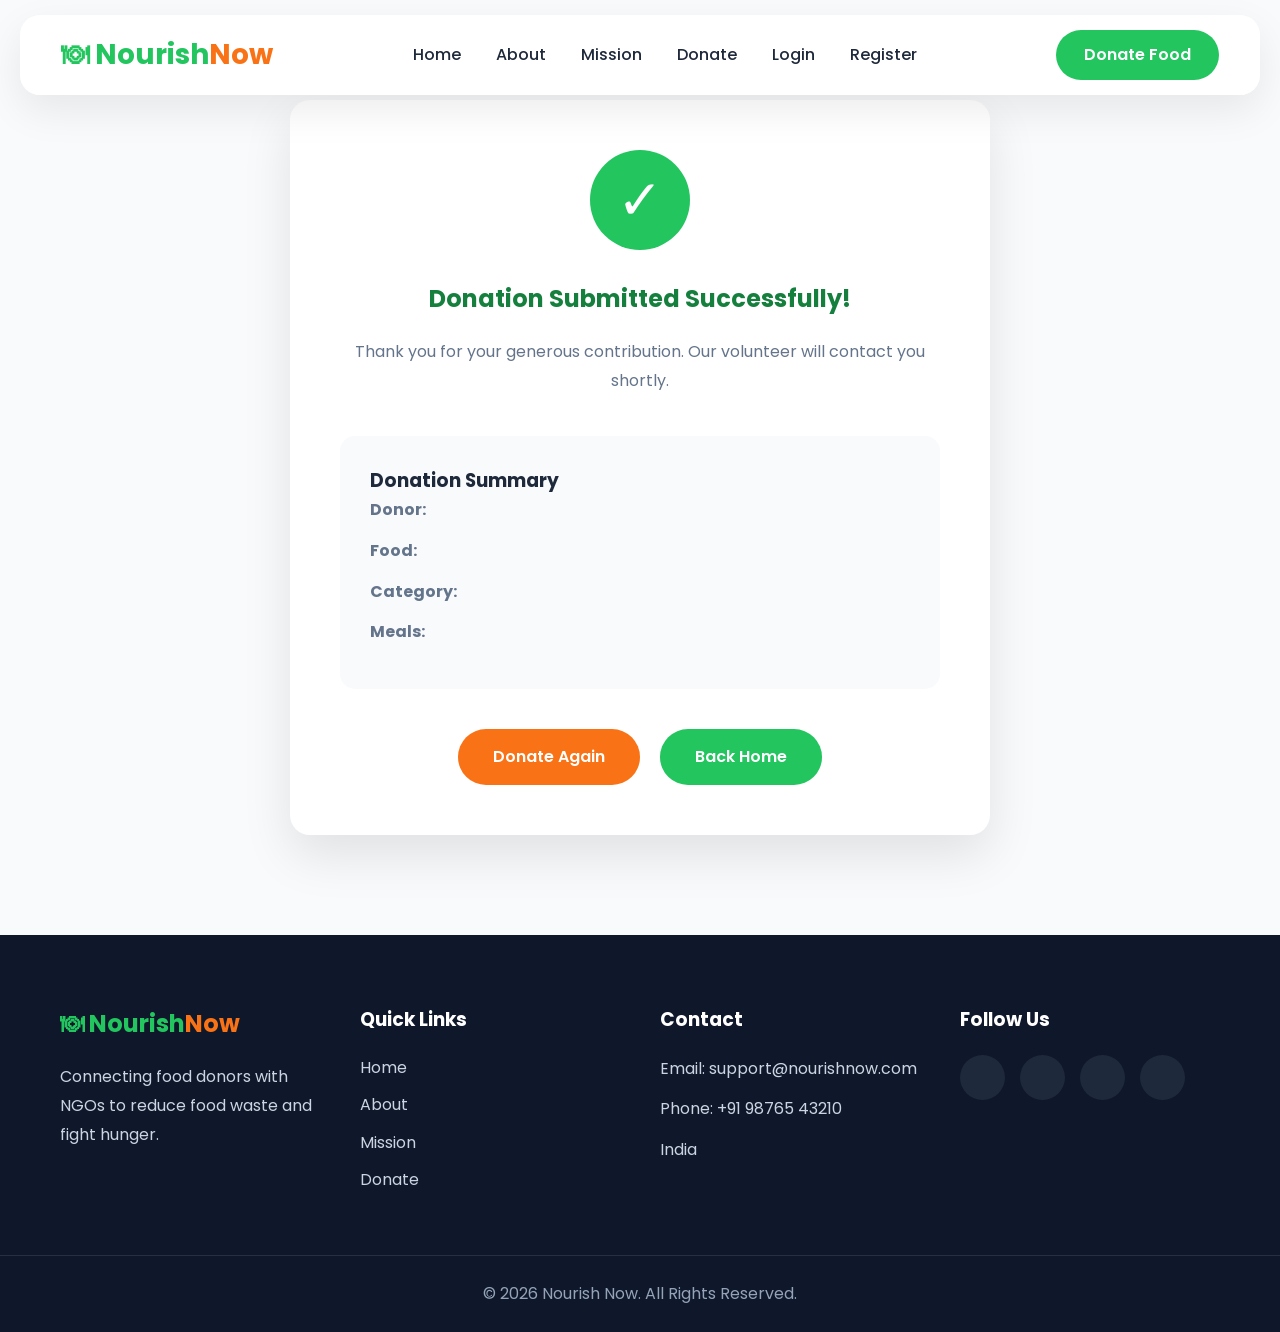
<file: donate-success.html>
<!DOCTYPE html>
<html lang="en">

<head>

    <meta charset="UTF-8">
    <meta name="viewport" content="width=device-width, initial-scale=1.0">

    <title>Donation Successful | Nourish Now</title>

    <link rel="preconnect" href="https://fonts.googleapis.com">
    <link rel="preconnect" href="https://fonts.gstatic.com" crossorigin>

    <link href="https://fonts.googleapis.com/css2?family=Poppins:wght@300;400;500;600;700;800&display=swap" rel="stylesheet">

    <link rel="stylesheet" href="css/style.css">
    <link rel="stylesheet" href="css/navbar.css">
    <link rel="stylesheet" href="css/footer.css">
    <link rel="stylesheet" href="css/success.css">

</head>

<body>

<div id="navbar"></div>

<section class="success">

    <div class="success-card">

        <div class="checkmark">

            ✓

        </div>

        <h1>Donation Submitted Successfully!</h1>

        <p>

            Thank you for your generous contribution.

            Our volunteer will contact you shortly.

        </p>

        <div class="summary">

            <h3>Donation Summary</h3>

            <p><strong>Donor:</strong> <span id="donorName"></span></p>

            <p><strong>Food:</strong> <span id="foodName"></span></p>

            <p><strong>Category:</strong> <span id="category"></span></p>

            <p><strong>Meals:</strong> <span id="quantity"></span></p>

        </div>

        <div class="buttons">

            <a href="donate.html" class="btn-secondary">

                Donate Again

            </a>

            <a href="index.html" class="btn-primary">

                Back Home

            </a>

        </div>

    </div>

</section>

<div id="footer"></div>

<script src="js/components.js"></script>
<script src="js/success.js"></script>

</body>

</html>
</file>
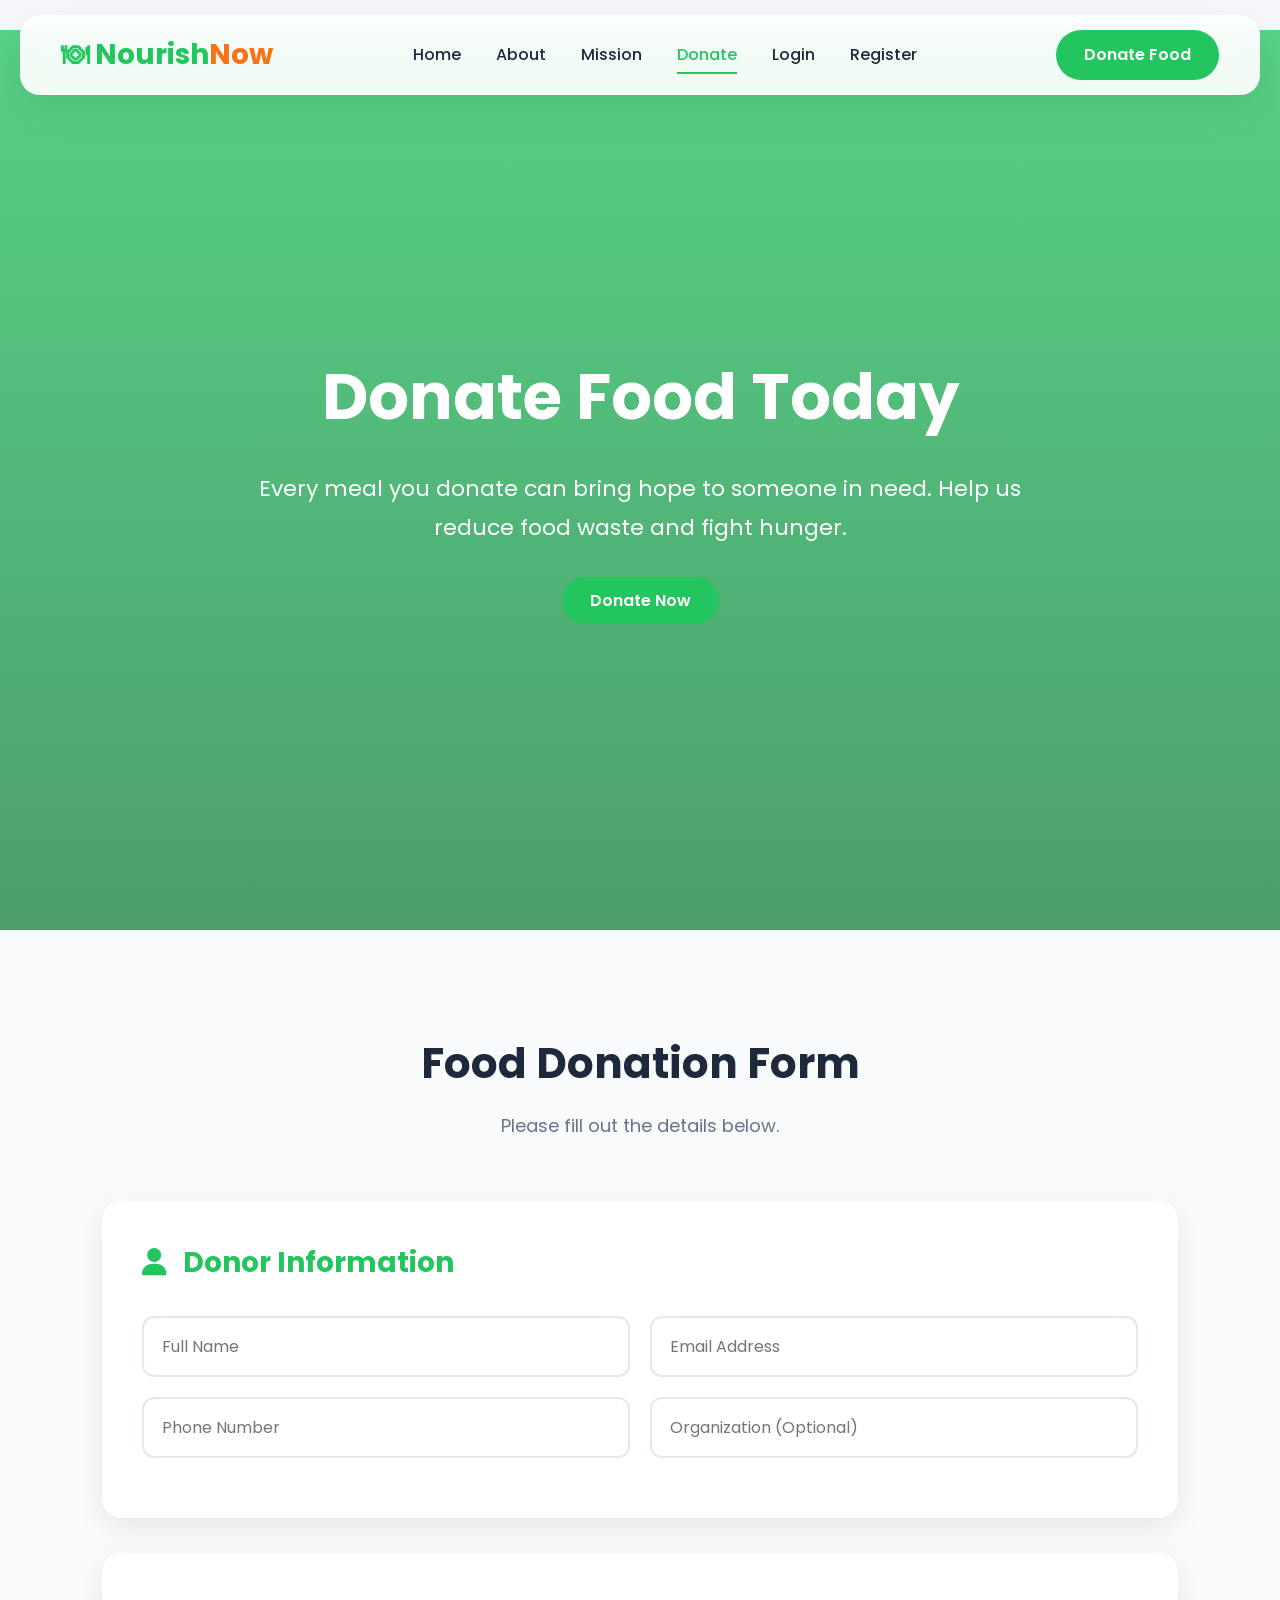
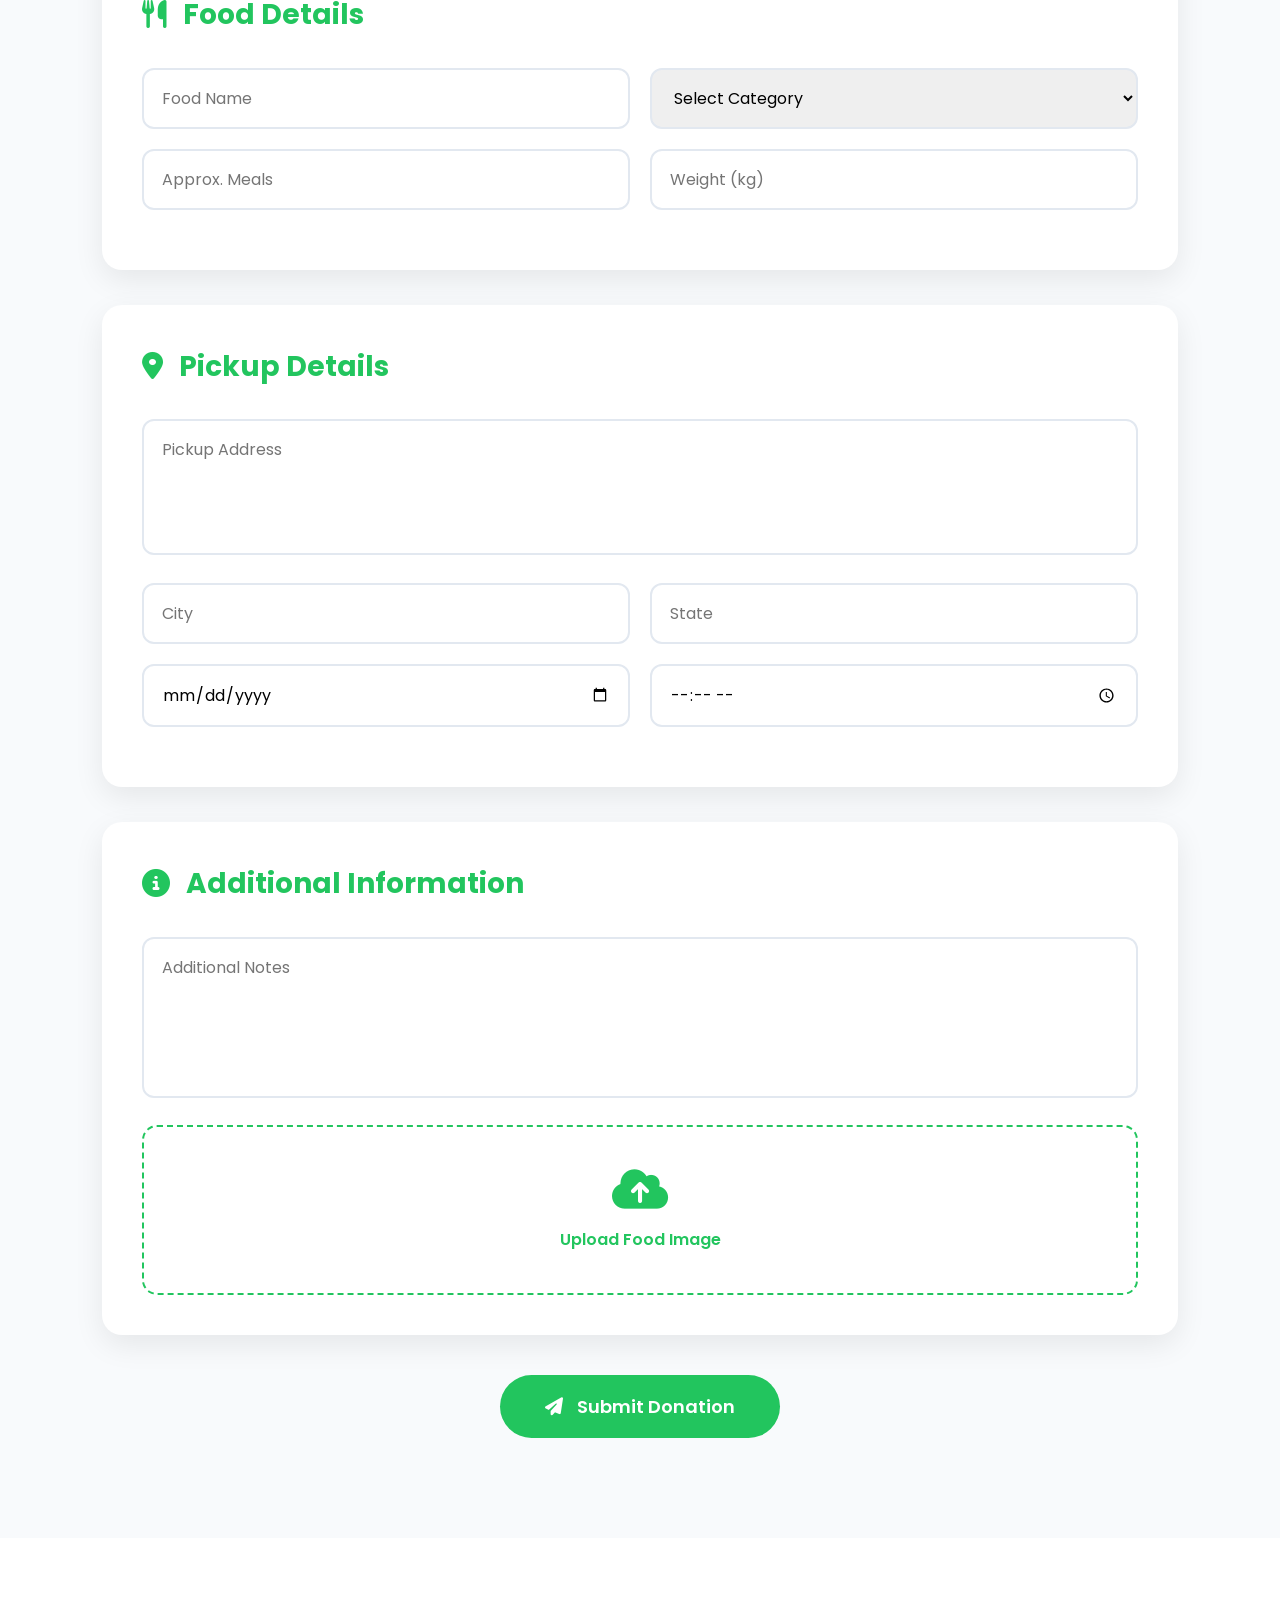
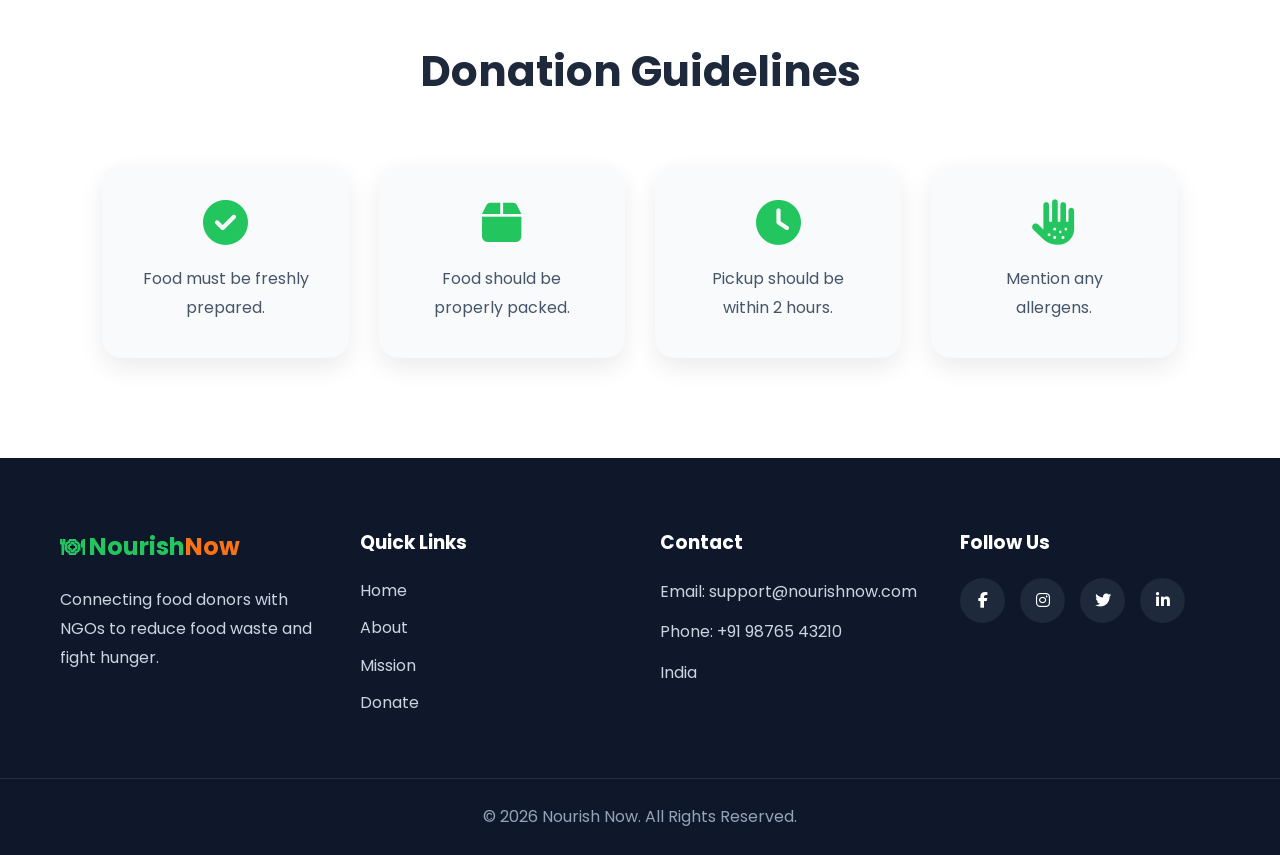
<file: donate.html>
<!DOCTYPE html>
<html lang="en">

<head>

    <meta charset="UTF-8">
    <meta name="viewport" content="width=device-width, initial-scale=1.0">

    <title>Donate Food | Nourish Now</title>

    <!-- Google Font -->
    <link rel="preconnect" href="https://fonts.googleapis.com">
    <link rel="preconnect" href="https://fonts.gstatic.com" crossorigin>

    <link href="https://fonts.googleapis.com/css2?family=Poppins:wght@300;400;500;600;700;800&display=swap" rel="stylesheet">

    <!-- Font Awesome -->
    <link rel="stylesheet"
        href="https://cdnjs.cloudflare.com/ajax/libs/font-awesome/6.7.2/css/all.min.css">

    <!-- CSS -->
    <link rel="stylesheet" href="css/style.css">
    <link rel="stylesheet" href="css/navbar.css">
    <link rel="stylesheet" href="css/footer.css">
    <link rel="stylesheet" href="css/donate.css">
    <link rel="stylesheet" href="css/responsive.css">

</head>

<body>

    <!-- Navbar -->
    <div id="navbar"></div>

    <!-- ================= HERO ================= -->

    <section class="donate-hero">

        <div class="overlay">

            <h1>Donate Food Today</h1>

            <p>

                Every meal you donate can bring hope to someone in need.
                Help us reduce food waste and fight hunger.

            </p>

            <a href="#donationForm" class="donate-btn">

                Donate Now

            </a>

        </div>

    </section>

    <!-- ================= DONATION FORM ================= -->

    <section class="donation-section" id="donationForm">

        <div class="section-title">

            <h2>Food Donation Form</h2>

            <p>

                Please fill out the details below.

            </p>

        </div>

        <form id="donateForm">

            <!-- Donor Information -->

            <div class="form-card">

                <h3>

                    <i class="fas fa-user"></i>

                    Donor Information

                </h3>

                <div class="input-group">

                    <input
                        type="text"
                        id="name"
                        placeholder="Full Name"
                        required>

                    <input
                        type="email"
                        id="email"
                        placeholder="Email Address"
                        required>

                </div>

                <div class="input-group">

                    <input
                        type="tel"
                        id="phone"
                        placeholder="Phone Number"
                        required>

                    <input
                        type="text"
                        id="organization"
                        placeholder="Organization (Optional)">

                </div>

            </div>

            <!-- Food Details -->

            <div class="form-card">

                <h3>

                    <i class="fas fa-utensils"></i>

                    Food Details

                </h3>

                <div class="input-group">

                    <input
                        type="text"
                        id="foodName"
                        placeholder="Food Name"
                        required>

                    <select id="category" required>

                        <option value="">Select Category</option>

                        <option>Vegetarian</option>

                        <option>Non-Vegetarian</option>

                        <option>Bakery</option>

                        <option>Fruits</option>

                        <option>Beverages</option>

                        <option>Desserts</option>

                        <option>Others</option>

                    </select>

                </div>

                <div class="input-group">

                    <input
                        type="number"
                        id="quantity"
                        placeholder="Approx. Meals"
                        required>

                    <input
                        type="number"
                        id="weight"
                        placeholder="Weight (kg)">

                </div>

            </div>

            <!-- Pickup Details -->

            <div class="form-card">

                <h3>

                    <i class="fas fa-map-marker-alt"></i>

                    Pickup Details

                </h3>

                <textarea
                    id="address"
                    rows="4"
                    placeholder="Pickup Address"
                    required></textarea>

                <div class="input-group">

                    <input
                        type="text"
                        placeholder="City"
                        required>

                    <input
                        type="text"
                        placeholder="State"
                        required>

                </div>

                <div class="input-group">

                    <input
                        type="date"
                        required>

                    <input
                        type="time"
                        required>

                </div>

            </div>

            <!-- Additional Information -->

            <div class="form-card">

                <h3>

                    <i class="fas fa-info-circle"></i>

                    Additional Information

                </h3>

                <textarea
                    id="notes"
                    rows="5"
                    placeholder="Additional Notes"></textarea>

                <label class="upload-box">

                    <i class="fas fa-cloud-upload-alt"></i>

                    Upload Food Image

                    <input
                        type="file"
                        id="foodImage"
                        accept="image/*">

                </label>

            </div>

            <!-- Submit -->

            <div class="submit-section">

                <button
                    type="submit"
                    class="submit-btn">

                    <i class="fas fa-paper-plane"></i>

                    Submit Donation

                </button>

            </div>

        </form>

    </section>

    <!-- ================= GUIDELINES ================= -->

    <section class="guidelines">

        <div class="section-title">

            <h2>Donation Guidelines</h2>

        </div>

        <div class="guideline-grid">

            <div class="guide">

                <i class="fas fa-check-circle"></i>

                <p>Food must be freshly prepared.</p>

            </div>

            <div class="guide">

                <i class="fas fa-box"></i>

                <p>Food should be properly packed.</p>

            </div>

            <div class="guide">

                <i class="fas fa-clock"></i>

                <p>Pickup should be within 2 hours.</p>

            </div>

            <div class="guide">

                <i class="fas fa-allergies"></i>

                <p>Mention any allergens.</p>

            </div>

        </div>

    </section>

    <!-- Footer -->

    <div id="footer"></div>

    <script src="js/components.js"></script>
    <script src="js/donate.js"></script>

</body>

</html>
</file>
<file: css/style.css>
/* ==========================
   GOOGLE FONT
========================== */

@import url('https://fonts.googleapis.com/css2?family=Poppins:wght@300;400;500;600;700;800&display=swap');

/* ==========================
   RESET
========================== */

*{
    margin:0;
    padding:0;
    box-sizing:border-box;
}

/* ==========================
   ROOT
========================== */

:root{

    --primary:#22C55E;
    --primary-dark:#15803D;
    --secondary:#F97316;

    --dark:#1E293B;
    --gray:#64748B;

    --white:#FFFFFF;
    --light:#F8FAFC;

}

/* ==========================
   HTML
========================== */

html{

    scroll-behavior:smooth;

}

/* ==========================
   BODY
========================== */

body{

    font-family:'Poppins',sans-serif;

    background:#F5F7FA;

    color:var(--dark);

    overflow-x:hidden;

    line-height:1.6;

}

/* ==========================
   CONTAINER
========================== */

.container{

    width:90%;

    max-width:1400px;

    margin:auto;

}

/* ==========================
   LINKS
========================== */

a{

    text-decoration:none;

    color:inherit;

}

/* ==========================
   LIST
========================== */

ul{

    list-style:none;

}

/* ==========================
   IMAGE
========================== */

img{

    width:100%;

    display:block;

}

/* ==========================
   BUTTONS
========================== */

button{

    font-family:'Poppins',sans-serif;

    cursor:pointer;

    border:none;

    transition:.3s;

}

/* ==========================
   PRIMARY BUTTON
========================== */

.primary-btn{

    display:inline-block;

    background:var(--primary);

    color:white;

    padding:14px 32px;

    border-radius:40px;

    font-weight:600;

    transition:.3s;

}

.primary-btn:hover{

    background:var(--primary-dark);

    transform:translateY(-2px);

}

/* ==========================
   SECTION SPACING
========================== */

section{

    padding:80px 0;

}

/* ==========================
   HERO SPACING
========================== */

.hero,
.about-hero,
.mission-hero,
.donate-hero,
.login-page,
.dashboard,
.profile{

    margin-top:30px;

}

/* ==========================
   SECTION TITLE
========================== */

.section-title{

    text-align:center;

    margin-bottom:60px;

}

.section-title h2{

    font-size:42px;

    color:var(--dark);

    margin-bottom:15px;

}

.section-title p{

    color:var(--gray);

    max-width:700px;

    margin:auto;

}

/* ==========================
   SCROLLBAR
========================== */

::-webkit-scrollbar{

    width:10px;

}

::-webkit-scrollbar-track{

    background:#eee;

}

::-webkit-scrollbar-thumb{

    background:var(--primary);

    border-radius:20px;

}

::-webkit-scrollbar-thumb:hover{

    background:var(--primary-dark);

}

/* ==========================
   RESPONSIVE
========================== */

@media(max-width:992px){

    section{

        padding:70px 0;

    }

}

@media(max-width:768px){

    .section-title h2{

        font-size:32px;

    }

    .hero,
    .about-hero,
    .mission-hero,
    .donate-hero,
    .login-page,
    .dashboard,
    .profile{

        margin-top:20px;

    }

}

#navbar{

    position:fixed;

    top:15px;

    left:0;

    width:100%;

    display:flex;

    justify-content:center;

    z-index:9999;

}
</file>
<file: css/navbar.css>
/* =========================================
   FLOATING STICKY NAVBAR
========================================= */

.navbar-wrapper{

    position: sticky;

    top: 15px;

    z-index: 9999;

    width: 100%;

    display: flex;

    justify-content: center;

    padding: 0 20px;

}

/* =========================================
   NAVBAR
========================================= */

.navbar{

    width: 100%;

    max-width: 1400px;

    height: 80px;

    display: flex;

    justify-content: space-between;

    align-items: center;

    padding: 0 40px;

    background: rgba(255,255,255,.92);

    backdrop-filter: blur(15px);

    -webkit-backdrop-filter: blur(15px);

    border-radius: 20px;

    border: 1px solid rgba(255,255,255,.35);

    box-shadow: 0 15px 40px rgba(0,0,0,.08);

    transition: all .35s ease;

}

/* =========================================
   SCROLL EFFECT
========================================= */

.navbar.scrolled{

    background: rgba(255,255,255,.98);

    box-shadow: 0 20px 45px rgba(0,0,0,.15);

    transform: translateY(-2px);

}

/* =========================================
   LOGO
========================================= */

.logo{

    text-decoration: none;

    font-size: 28px;

    font-weight: 700;

    color: #22C55E;

}

.logo span{

    color: #F97316;

}

/* =========================================
   NAV LINKS
========================================= */

.nav-links{

    display: flex;

    align-items: center;

    gap: 35px;

    list-style: none;

}

.nav-links li{

    list-style: none;

}

.nav-links a{

    position: relative;

    color: #1e293b;

    text-decoration: none;

    font-weight: 500;

    transition: .3s;

}

/* Hover Line */

.nav-links a::after{

    content: "";

    position: absolute;

    left: 0;

    bottom: -8px;

    width: 0;

    height: 2px;

    background: #22C55E;

    transition: .3s;

}

.nav-links a:hover{

    color: #22C55E;

}

.nav-links a:hover::after,

.nav-links a.active::after{

    width: 100%;

}

.nav-links a.active{

    color: #22C55E;

}

/* =========================================
   DONATE BUTTON
========================================= */

.donate-btn{

    text-decoration: none;

    background: #22C55E;

    color: white;

    padding: 12px 28px;

    border-radius: 40px;

    font-weight: 600;

    transition: .3s;

}

.donate-btn:hover{

    background: #15803D;

    transform: translateY(-2px);

}

/* =========================================
   MOBILE ICON
========================================= */

.menu-toggle{

    display: none;

    font-size: 28px;

    cursor: pointer;

}

/* =========================================
   MOBILE
========================================= */

@media(max-width:992px){

    .menu-toggle{

        display:block;

    }

    .donate-btn{

        display:none;

    }

    .navbar{

        height:75px;

        padding:0 25px;

    }

    .nav-links{

        position: fixed;

        right: -100%;

        top: 105px;

        width: 280px;

        height: calc(100vh - 105px);

        background: white;

        flex-direction: column;

        justify-content: flex-start;

        align-items: center;

        gap: 35px;

        padding-top: 40px;

        border-radius: 20px 0 0 20px;

        box-shadow: -10px 0 25px rgba(0,0,0,.1);

        transition: .4s;

    }

    .nav-links.active{

        right:20px;

    }

}

/* =========================================
   SMALL MOBILE
========================================= */

@media(max-width:768px){

    .navbar-wrapper{

        padding:0 10px;

        top:10px;

    }

    .navbar{

        height:70px;

        padding:0 20px;

        border-radius:16px;

    }

    .logo{

        font-size:24px;

    }

    .nav-links{

        top:90px;

        height:calc(100vh - 90px);

    }

}
</file>
<file: css/footer.css>
.footer{
    width:100%;
    background:#0f172a;
    color:#fff;
    padding:70px 0 0;
}

.footer-container{

    max-width:1200px;

    margin:0 auto;

    padding:0 20px;

    display:grid;

    grid-template-columns:repeat(4,1fr);

    gap:40px;
}

.footer-box h2{

    color:#22C55E;

    margin-bottom:20px;

}

.footer-box h2 span{

    color:#F97316;

}

.footer-box h3{

    margin-bottom:20px;

}

.footer-box p{

    color:#cbd5e1;

    line-height:1.8;

    margin-bottom:12px;

}

.footer-box a{

    display:block;

    color:#cbd5e1;

    margin-bottom:12px;

    transition:.3s;

}

.footer-box a:hover{

    color:#22C55E;

}

.social-icons{

    display:flex;

    gap:15px;

    margin-top:15px;

}

.social-icons a{

    width:45px;

    height:45px;

    border-radius:50%;

    background:#1e293b;

    display:flex;

    justify-content:center;

    align-items:center;

    color:white;

    transition:.3s;

}

.social-icons a:hover{

    background:#22C55E;

}

.footer-bottom{

    text-align:center;

    margin-top:50px;

    padding:25px;

    border-top:1px solid rgba(255,255,255,.1);

    color:#94a3b8;

}
#topBtn{

    position:fixed;

    bottom:25px;

    right:25px;

    width:55px;

    height:55px;

    border:none;

    border-radius:50%;

    background:#22C55E;

    color:white;

    cursor:pointer;

    display:none;

    font-size:20px;

    box-shadow:0 10px 20px rgba(0,0,0,.2);

}

#topBtn:hover{

    background:#15803D;

}
</file>
<file: css/success.css>
.success{

    min-height:100vh;

    display:flex;

    justify-content:center;

    align-items:center;

    padding:100px 20px;

    background:#f8fafc;

}

.success-card{

    width:700px;

    background:white;

    border-radius:20px;

    padding:50px;

    text-align:center;

    box-shadow:0 20px 50px rgba(0,0,0,.1);

}

.checkmark{

    width:100px;

    height:100px;

    margin:auto;

    border-radius:50%;

    background:#22C55E;

    color:white;

    font-size:55px;

    display:flex;

    justify-content:center;

    align-items:center;

    margin-bottom:30px;

}

.success h1{

    color:#15803D;

    margin-bottom:20px;

}

.success p{

    color:#64748b;

    line-height:1.8;

}

.summary{

    background:#f8fafc;

    padding:30px;

    margin:40px 0;

    border-radius:15px;

    text-align:left;

}

.summary p{

    margin-bottom:12px;

}

.buttons{

    display:flex;

    justify-content:center;

    gap:20px;

}

.btn-primary,
.btn-secondary{

    padding:15px 35px;

    border-radius:35px;

    text-decoration:none;

    font-weight:600;

}

.btn-primary{

    background:#22C55E;

    color:white;

}

.btn-secondary{

    background:#F97316;

    color:white;

}

.btn-primary:hover{

    background:#15803D;

}

.btn-secondary:hover{

    background:#d65d08;

}

@media(max-width:768px){

.success-card{

    width:100%;

}

.buttons{

    flex-direction:column;

}

}
</file>
<file: css/donate.css>
/* ==========================
   DONATE HERO
========================== */

.donate-hero{
    min-height:100vh;
    padding-top:80px;

    background:
    linear-gradient(rgba(34,197,94,.75),rgba(21,128,61,.75)),
    url("https://images.unsplash.com/photo-1488521787991-ed7bbaae773c?w=1600")
    center/cover no-repeat;

    display:flex;
    justify-content:center;
    align-items:center;
    text-align:center;

    color:white;
}

.donate-hero .overlay{
    width:80%;
    max-width:850px;
}

.donate-hero h1{
    font-size:64px;
    margin-bottom:20px;
}

.donate-hero p{
    font-size:22px;
    line-height:1.8;
    margin-bottom:40px;
}

/* ==========================
   DONATION SECTION
========================== */

.donation-section{

    padding:100px 8%;

    background:#f8fafc;
}

/* ==========================
   SECTION TITLE
========================== */

.section-title{

    text-align:center;

    margin-bottom:60px;
}

.section-title h2{

    font-size:42px;

    color:#1e293b;

    margin-bottom:15px;
}

.section-title p{

    color:#64748b;

    font-size:18px;
}

/* ==========================
   FORM
========================== */

#donateForm{

    max-width:1100px;

    margin:auto;
}

/* ==========================
   FORM CARD
========================== */

.form-card{

    background:#fff;

    border-radius:20px;

    padding:40px;

    margin-bottom:35px;

    box-shadow:0 10px 30px rgba(0,0,0,.08);

    transition:.3s;
}

.form-card:hover{

    transform:translateY(-5px);

    box-shadow:0 20px 40px rgba(0,0,0,.1);
}

.form-card h3{

    color:#22C55E;

    margin-bottom:30px;

    font-size:28px;
}

.form-card h3 i{

    margin-right:10px;
}

/* ==========================
   INPUT GROUP
========================== */

.input-group{

    display:grid;

    grid-template-columns:1fr 1fr;

    gap:20px;

    margin-bottom:20px;
}

/* ==========================
   INPUTS
========================== */

input,
select,
textarea{

    width:100%;

    padding:16px 18px;

    border:2px solid #e2e8f0;

    border-radius:12px;

    outline:none;

    font-size:16px;

    transition:.3s;

    font-family:'Poppins',sans-serif;
}

input:focus,
select:focus,
textarea:focus{

    border-color:#22C55E;

    box-shadow:0 0 12px rgba(34,197,94,.2);
}

textarea{

    resize:none;

    margin-bottom:20px;
}

/* ==========================
   FILE UPLOAD
========================== */

.upload-box{

    display:flex;

    align-items:center;

    justify-content:center;

    flex-direction:column;

    gap:15px;

    border:2px dashed #22C55E;

    border-radius:15px;

    padding:40px;

    cursor:pointer;

    transition:.3s;

    color:#22C55E;

    font-weight:600;
}

.upload-box:hover{

    background:#ecfdf5;
}

.upload-box i{

    font-size:45px;
}

.upload-box input{

    display:none;
}

/* ==========================
   SUBMIT BUTTON
========================== */

.submit-section{

    text-align:center;

    margin-top:40px;
}

.submit-btn{

    background:#22C55E;

    color:#fff;

    border:none;

    padding:18px 45px;

    border-radius:40px;

    font-size:18px;

    cursor:pointer;

    transition:.3s;

    font-weight:600;
}

.submit-btn:hover{

    background:#15803D;

    transform:translateY(-4px);
}

.submit-btn i{

    margin-right:10px;
}

/* ==========================
   GUIDELINES
========================== */

.guidelines{

    padding:100px 8%;

    background:#fff;
}

.guideline-grid{

    display:grid;

    grid-template-columns:repeat(4,1fr);

    gap:30px;

    margin-top:60px;
}

.guide{

    background:#f8fafc;

    border-radius:20px;

    padding:35px;

    text-align:center;

    transition:.3s;

    box-shadow:0 10px 25px rgba(0,0,0,.08);
}

.guide:hover{

    transform:translateY(-8px);
}

.guide i{

    font-size:45px;

    color:#22C55E;

    margin-bottom:20px;
}

.guide p{

    color:#475569;

    line-height:1.8;
}

/* ==========================
   RESPONSIVE
========================== */

@media(max-width:992px){

.input-group{

    grid-template-columns:1fr;
}

.guideline-grid{

    grid-template-columns:repeat(2,1fr);
}

.donate-hero h1{

    font-size:48px;
}

.donate-hero p{

    font-size:18px;
}

}

@media(max-width:768px){

.donation-section{

    padding:70px 5%;
}

.form-card{

    padding:25px;
}

.form-card h3{

    font-size:22px;
}

.guideline-grid{

    grid-template-columns:1fr;
}

.section-title h2{

    font-size:34px;
}

.donate-hero{

    height:50vh;
}

.donate-hero h1{

    font-size:38px;
}

.donate-hero p{

    font-size:16px;
}

.submit-btn{

    width:100%;
}

}

.overlay{
    max-width:800px;
    padding:20px;
}


/* ==========================
   POPUP
========================== */

#popup{

    position:fixed;

    inset:0;

    background:rgba(0,0,0,.55);

    display:none;

    justify-content:center;

    align-items:center;

    z-index:9999;

}

.popup-box{

    width:420px;

    background:white;

    padding:45px;

    border-radius:20px;

    text-align:center;

    animation:popup .35s ease;

}

.popup-box i{

    font-size:70px;

    color:#22C55E;

    margin-bottom:20px;

}

.popup-box h2{

    margin-bottom:15px;

    color:#1e293b;

}

.popup-box p{

    color:#64748b;

    line-height:1.7;

    margin-bottom:25px;

}

.popup-box button{

    background:#22C55E;

    color:white;

    border:none;

    padding:14px 35px;

    border-radius:40px;

    cursor:pointer;

    font-size:16px;

}

.popup-box button:hover{

    background:#15803D;

}

@keyframes popup{

    from{

        transform:scale(.6);

        opacity:0;

    }

    to{

        transform:scale(1);

        opacity:1;

    }

}
</file>
<file: css/responsive.css>
@media(max-width:900px){

.nav-links{

    position:absolute;

    top:80px;

    left:-100%;

    width:100%;

    background:white;

    display:flex;

    flex-direction:column;

    text-align:center;

    gap:25px;

    padding:30px 0;

    transition:.4s;
}

.nav-links.active{

    left:0;
}

.menu-toggle{

    display:block;
}

.donate-btn{

    display:none;
}

}

/* HERO */

@media(max-width:900px){

.hero{

    flex-direction:column-reverse;

    text-align:center;

}

.hero-content h1{

    font-size:42px;

}

.hero-buttons{

    justify-content:center;

    flex-wrap:wrap;

}

.hero-image img{

    max-width:400px;

}

}

/* STATISTICS */

@media(max-width:900px){

.stats{

    grid-template-columns:1fr 1fr;

}

}

@media(max-width:600px){

.stats{

    grid-template-columns:1fr;

}

}

/* FEATURES */

@media(max-width:1000px){

.feature-grid{

    grid-template-columns:repeat(2,1fr);

}

}

@media(max-width:600px){

.feature-grid{

    grid-template-columns:1fr;

}

.section-title h2{

    font-size:34px;

}

}

/* HOW IT WORKS */

@media(max-width:1000px){

.steps{

    grid-template-columns:repeat(2,1fr);

}

}

@media(max-width:600px){

.steps{

    grid-template-columns:1fr;

}

}

/* IMPACT */

@media(max-width:900px){

.impact{

    flex-direction:column;

    text-align:center;

}

.impact-item{

    justify-content:center;

}

}
/* TESTIMONIALS */

@media(max-width:1000px){

.testimonial-grid{

    grid-template-columns:1fr;

}

}

/* CTA */

@media(max-width:768px){

.cta h2{

    font-size:34px;

}

.cta p{

    font-size:16px;

}

}

/* FOOTER */

@media(max-width:900px){

.footer-container{

    grid-template-columns:1fr 1fr;

}

}

@media(max-width:600px){

.footer-container{

    grid-template-columns:1fr;

    text-align:center;

}

.social-icons{

    justify-content:center;

}

}
</file>
